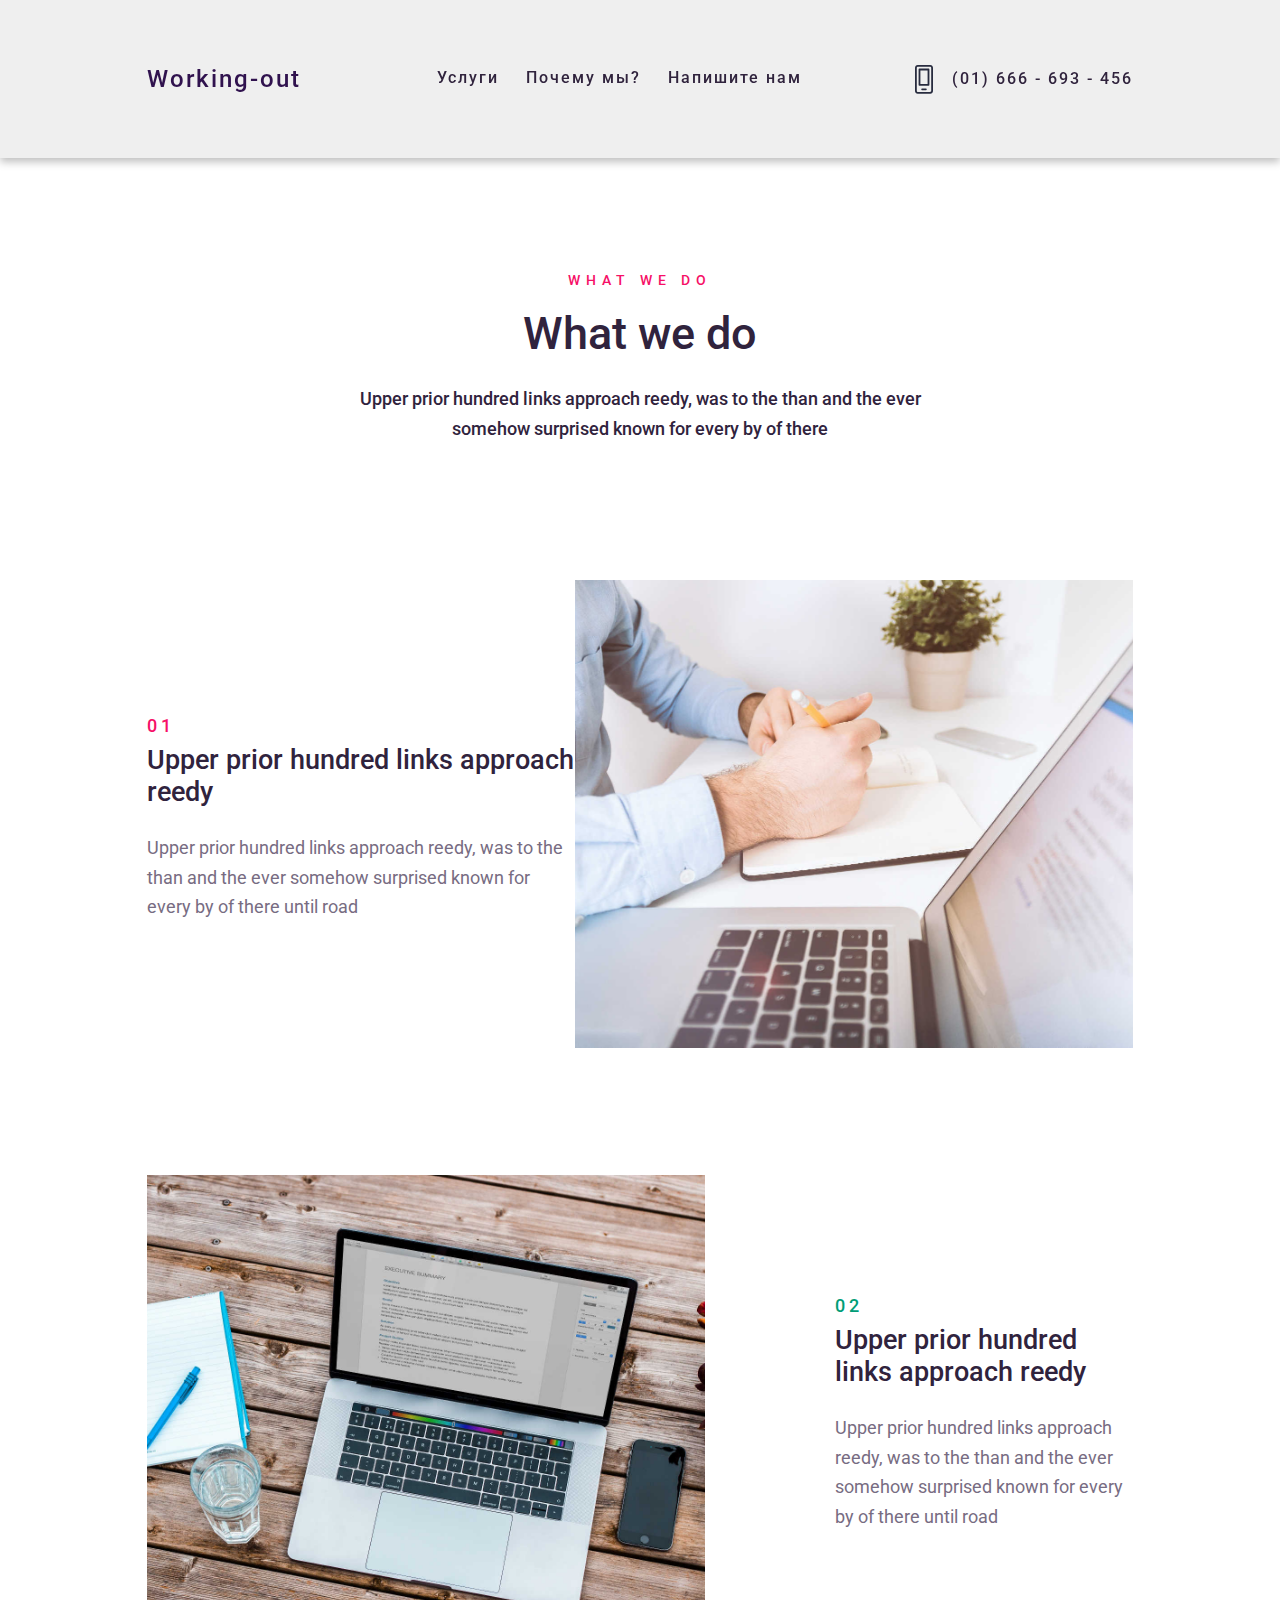
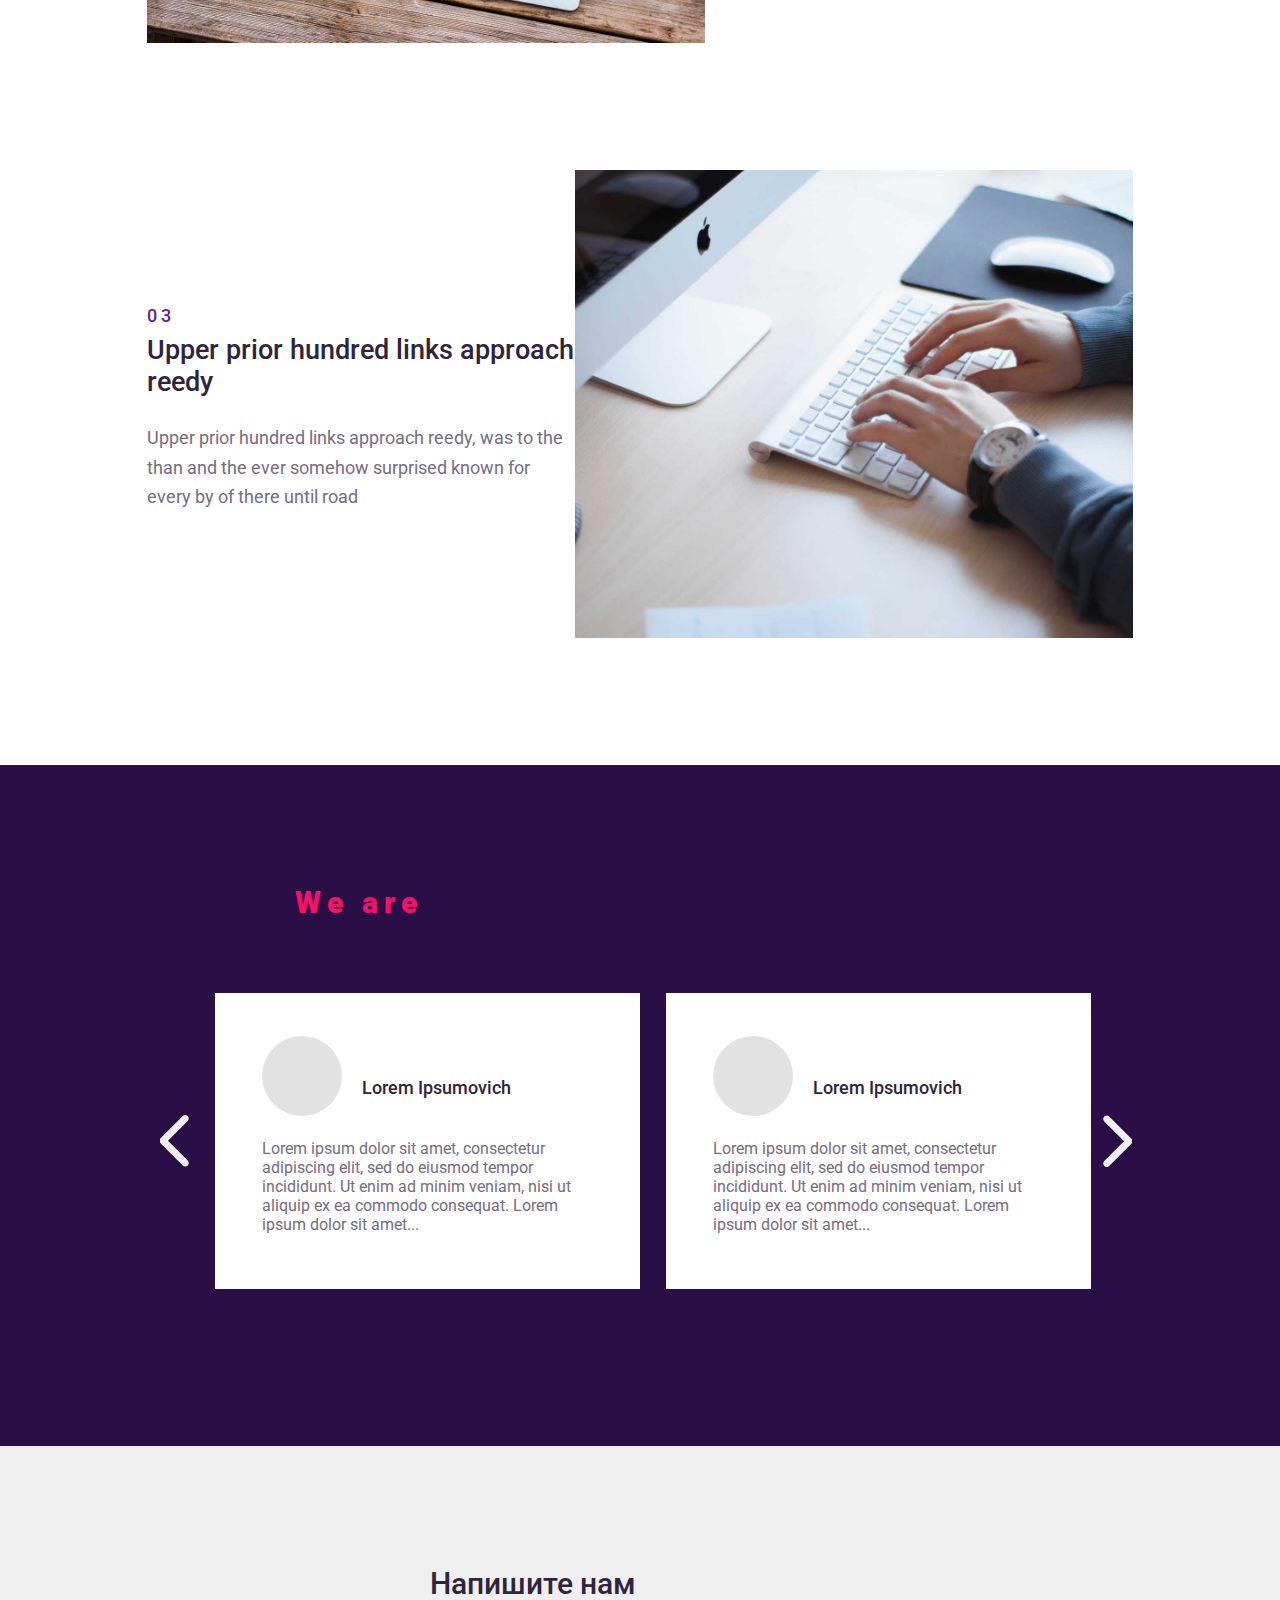
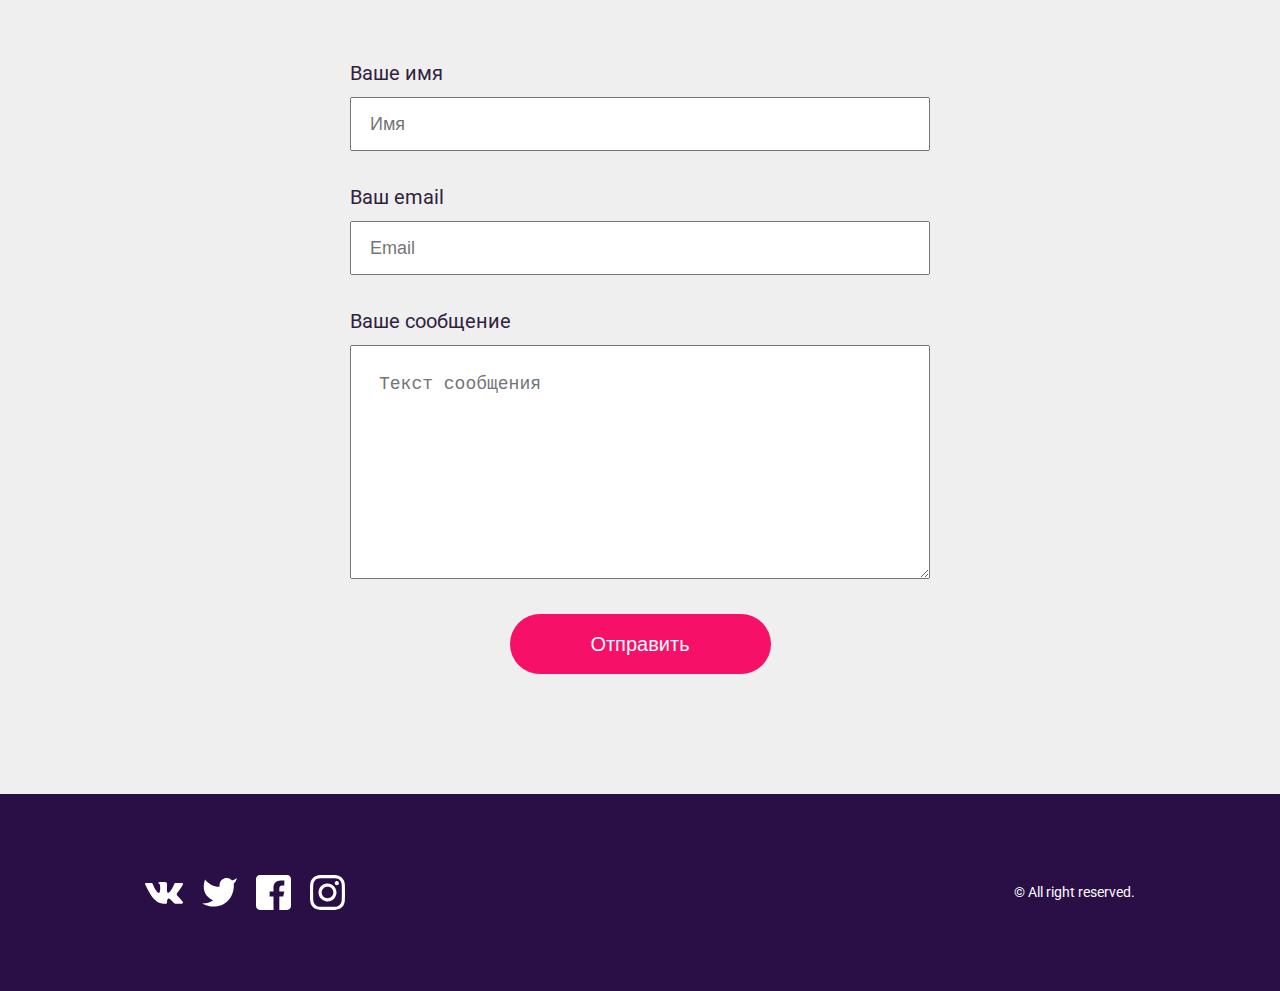
<file: index.html>
<!DOCTYPE html>
<html lang="en">

<head>
    <meta charset="UTF-8">
    <meta name="viewport" content="width=device-width, initial-scale=1.0">
    <title>DZ9</title>
    <link rel="stylesheet" href="css/main.css">

</head>

<body>

    <header>
        <div class="container">
            <h1>Working-out</h1>
            <nav>
                <a href="#">Услуги<div></div></a>
                <a href="#">Почему мы?<div></div></a>
                <a href="#">Напишите нам<div></div></a>
            </nav>

            <div class="tel">
                <svg width="18" height="29" viewBox="0 0 18 29" fill="none" xmlns="http://www.w3.org/2000/svg">
                    <path id="tel"
                        d="M12.6 5.4V18.9H5.4V5.4H12.6ZM15.3 0H2.7C1.20937 0 0 1.20938 0 2.7V26.1C0 27.5906 1.20937 28.8 2.7 28.8H15.3C16.7906 28.8 18 27.5906 18 26.1V2.7C18 1.20938 16.7906 0 15.3 0ZM2.7 27C2.205 27 1.8 26.595 1.8 26.1V2.7C1.8 2.205 2.205 1.8 2.7 1.8H15.3C15.795 1.8 16.2 2.205 16.2 2.7V26.1C16.2 26.595 15.795 27 15.3 27H2.7ZM13.725 3.6H4.275C3.90375 3.6 3.6 3.90375 3.6 4.275V20.025C3.6 20.3963 3.90375 20.7 4.275 20.7H13.725C14.0962 20.7 14.4 20.3963 14.4 20.025V4.275C14.4 3.90375 14.0962 3.6 13.725 3.6ZM11.025 23.4H6.975C6.60375 23.4 6.3 23.7038 6.3 24.075V24.525C6.3 24.8963 6.60375 25.2 6.975 25.2H11.025C11.3962 25.2 11.7 24.8963 11.7 24.525V24.075C11.7 23.7038 11.3962 23.4 11.025 23.4Z"
                        fill="#282C3F" />
                </svg>
                (01) 666 - 693 - 456
            </div>
            <div class="burger">
                <div class="burg1">
                    <nav class="burger-menu">
                        <div class="close"></div>
                        <a href="#">Главная<div></div></a>
                        <a href="#">Услуги<div></div></a>
                        <a href="#">Почему мы?<div></div></a>
                        <a href="#">Напишите нам<div></div></a>
                    </nav>
                </div>
            </div>

        </div>
    </header>

    <section class="info">
        <div class="container">
            <div class="text">
                <h2>What we do</h2>
                <h1>What we do</h1>
                <p>Upper prior hundred links approach reedy, was to the than and the ever somehow surprised known for
                    every by of there</p>
            </div>
            <div class="flex-info1">
                <div class="text-info1">
                    <h3>01</h3>
                    <h2>Upper prior hundred links approach reedy</h2>
                    <p>Upper prior hundred links approach reedy, was to the than and the ever somehow surprised known
                        for every by of there until road</p>
                </div>
                <div class="img-info1"></div>
            </div>
            <div class="flex-info2">
                <div class="text-info2">
                    <h3>02</h3>
                    <h2>Upper prior hundred links approach reedy</h2>
                    <p>Upper prior hundred links approach reedy, was to the than and the ever somehow surprised known
                        for every by of there until road</p>
                </div>
                <div class="img-info2"></div>
            </div>
            <div class="flex-info3">
                <div class="text-info3">
                    <h3>03</h3>
                    <h2>Upper prior hundred links approach reedy</h2>
                    <p>Upper prior hundred links approach reedy, was to the than and the ever somehow surprised known
                        for every by of there until road</p>
                </div>
                <div class="img-info3"></div>
            </div>
        </div>
    </section>

    <section class="info2">
        <div class="container">
            <h1>We are</h1>
            <div class="flex-info">
                <div class="str1"></div>
                <div class="child">
                    <div class="krug"></div>
                    <h2>Lorem Ipsumovich</h2>
                    <p>Lorem ipsum dolor sit amet, consectetur adipiscing elit, sed do eiusmod tempor incididunt. Ut
                        enim ad minim veniam, nisi ut aliquip ex ea commodo consequat. Lorem ipsum dolor sit amet...</p>
                </div>
                <div class="child">
                    <div class="krug"></div>
                    <h2>Lorem Ipsumovich</h2>
                    <p>Lorem ipsum dolor sit amet, consectetur adipiscing elit, sed do eiusmod tempor incididunt. Ut
                        enim ad minim veniam, nisi ut aliquip ex ea commodo consequat. Lorem ipsum dolor sit amet...</p>
                </div>
                <div class="str2"></div>
            </div>
        </div>
    </section>

    <section class="contact">
        <div class="container">
            <h1>Напишите нам</h1>
            <form action="#">
                <div>
                    <label for="#">Ваше имя</label>
                    <input type="text" placeholder="Имя" />
                </div>
                <div>
                    <label for="#">Ваш email</label>
                    <input type="text" placeholder="Email" />
                </div>
                <div>
                    <label for="#">Ваше сообщение</label>
                    <textarea name="#" id="#" cols="30" rows="10" placeholder="Текст сообщения"></textarea>
                </div>
                <button>Отправить</button>
            </form>
        </div>
    </section>

    <footer>
        <div class="container">
            <div class="icon-flex">
                <a href="#"> <svg width="38" height="22" viewBox="0 0 38 22" fill="none"
                        xmlns="http://www.w3.org/2000/svg">
                        <path id="icon" fill-rule="evenodd" clip-rule="evenodd"
                            d="M33.824 15.2285C33.824 15.2285 36.8963 18.2628 37.6563 19.6669C37.6772 19.6973 37.6867 19.7201 37.6905 19.7334C38.0002 20.2521 38.0762 20.6587 37.9242 20.9589C37.6677 21.4548 36.7994 21.7037 36.5049 21.7246C36.5049 21.7246 31.2267 21.7246 31.0747 21.7246C30.6966 21.7246 29.91 21.6258 28.9524 20.9646C28.2209 20.4535 27.4932 19.6118 26.7883 18.7891C25.7357 17.5674 24.8256 16.5072 23.9041 16.5072C23.7863 16.5072 23.6723 16.5262 23.5621 16.5642C22.8648 16.7846 21.9794 17.7783 21.9794 20.425C21.9794 21.2534 21.3258 21.7246 20.8679 21.7246C20.8679 21.7246 18.4967 21.7246 18.3808 21.7246C17.5334 21.7246 13.1216 21.4282 9.20948 17.3033C4.41578 12.2531 0.110371 2.1223 0.0685712 2.033C-0.199329 1.3775 0.363071 1.0203 0.971072 1.0203H6.45448C7.18978 1.0203 7.42918 1.4649 7.59638 1.8639C7.79018 2.3218 8.50838 4.1534 9.68638 6.21111C11.594 9.55891 12.7663 10.9212 13.703 10.9212C13.8797 10.9212 14.0469 10.8775 14.2046 10.7882C15.4282 10.1156 15.2002 5.74561 15.1432 4.84501C15.1432 4.6702 15.1413 2.8937 14.5143 2.0349C14.0659 1.4193 13.3021 1.1799 12.8404 1.0925C12.9639 0.9139 13.2261 0.6403 13.5624 0.4788C14.4003 0.0607998 15.9146 -1.44959e-08 17.4175 -1.44959e-08H18.2516C19.8818 0.0228 20.3036 0.1273 20.8964 0.2774C22.0896 0.5624 22.1124 1.3357 22.0079 3.9691C21.9775 4.7215 21.9452 5.5689 21.9452 6.56641C21.9452 6.77921 21.9357 7.01671 21.9357 7.25801C21.8996 8.60891 21.8521 10.1308 22.8059 10.7559C22.9275 10.8319 23.07 10.8737 23.2182 10.8737C23.5488 10.8737 24.5387 10.8737 27.2234 6.26621C28.4014 4.2313 29.3134 1.8316 29.3761 1.6511C29.4293 1.5504 29.5889 1.2673 29.7827 1.1533C29.9309 1.0621 30.1285 1.0469 30.2311 1.0469H36.6816C37.3846 1.0469 37.8615 1.1533 37.9546 1.4193C38.1104 1.8506 37.9242 3.1673 34.9792 7.14971C34.4833 7.81281 34.0482 8.38661 33.6663 8.88821C30.9968 12.3918 30.9968 12.5685 33.824 15.2285Z"
                            fill="white" />
                    </svg>
                </a>
                <a href="#"> <svg width="35" height="29" viewBox="0 0 35 29" fill="none"
                        xmlns="http://www.w3.org/2000/svg">
                        <path id="icon"
                            d="M35 0.0159977C33.4765 1.09062 31.7897 1.91254 30.0045 2.45009C29.0464 1.3484 27.773 0.567553 26.3566 0.213153C24.9403 -0.141247 23.4492 -0.0521002 22.0851 0.468537C20.7211 0.989175 19.5498 1.91618 18.7297 3.12418C17.9097 4.33219 17.4804 5.7629 17.5 7.22282V8.81372C14.7042 8.88622 11.9338 8.26616 9.4357 7.00875C6.93755 5.75135 4.78914 3.89565 3.18182 1.60691C3.18182 1.60691 -3.18182 15.9251 11.1364 22.2887C7.85993 24.5128 3.95684 25.6279 0 25.4705C14.3182 33.4251 31.8182 25.4705 31.8182 7.17509C31.8167 6.73195 31.7741 6.2899 31.6909 5.85463C33.3146 4.25337 34.4604 2.23168 35 0.0159977Z"
                            fill="white" />
                    </svg>
                </a>
                <a href="#"> <svg width="35" height="35" viewBox="0 0 35 35" fill="none"
                        xmlns="http://www.w3.org/2000/svg">
                        <path id="icon"
                            d="M31.1111 0H3.88889C1.75 0 0 1.75 0 3.88889V31.1111C0 33.2519 1.75 35 3.88889 35H17.5V21.3889H13.6111V16.5764H17.5V12.5903C17.5 8.3825 19.8567 5.42694 24.8228 5.42694L28.3286 5.43083V10.4961H26.0011C24.0683 10.4961 23.3333 11.9467 23.3333 13.2922V16.5783H28.3267L27.2222 21.3889H23.3333V35H31.1111C33.25 35 35 33.2519 35 31.1111V3.88889C35 1.75 33.25 0 31.1111 0Z"
                            fill="white" />
                    </svg>
                </a>
                <a href="#"> <svg width="35" height="35" viewBox="0 0 35 35" fill="none"
                        xmlns="http://www.w3.org/2000/svg">
                        <path id="icon"
                            d="M34.8947 10.2848C34.8657 8.83301 34.5906 7.39668 34.0813 6.03688C33.6419 4.86916 32.953 3.81135 32.0628 2.9372C31.1887 2.04696 30.1308 1.35812 28.9631 0.918692C27.6033 0.409387 26.167 0.134349 24.7152 0.105272C22.8486 0.0201833 22.2527 0 17.5 0C12.7473 0 12.1514 0.0201833 10.2848 0.105272C8.83301 0.134349 7.39668 0.409387 6.03688 0.918692C4.86916 1.35812 3.81135 2.04696 2.9372 2.9372C2.04696 3.81135 1.35812 4.86916 0.918692 6.03688C0.409387 7.39668 0.134349 8.83301 0.105272 10.2848C0.0201833 12.1514 0 12.7473 0 17.5C0 22.2527 0.0201833 22.8486 0.105272 24.7152C0.134349 26.167 0.409387 27.6033 0.918692 28.9631C1.35812 30.1308 2.04696 31.1887 2.9372 32.0628C3.81132 32.9531 4.86914 33.6419 6.03688 34.0813C7.39668 34.5906 8.83301 34.8657 10.2848 34.8947C12.1514 34.98 12.7473 35 17.5 35C22.2527 35 22.8486 34.98 24.7152 34.8947C26.167 34.8657 27.6033 34.5906 28.9631 34.0813C30.1256 33.6317 31.1814 32.9442 32.0628 32.0628C32.9442 31.1814 33.6317 30.1257 34.0813 28.9631C34.5906 27.6033 34.8656 26.167 34.8947 24.7153C34.9798 22.8486 35 22.2527 35 17.5C35 12.7473 34.9798 12.1514 34.8947 10.2848ZM31.7449 24.5715C31.7317 25.6812 31.5279 26.7804 31.1422 27.821C30.8511 28.5757 30.4052 29.2612 29.8332 29.8332C29.2612 30.4052 28.5757 30.8511 27.821 31.1422C26.7804 31.5279 25.6812 31.7317 24.5715 31.7449C22.7264 31.829 22.173 31.8468 17.5 31.8468C12.827 31.8468 12.2736 31.829 10.4285 31.7449C9.3188 31.7317 8.21964 31.5279 7.17904 31.1422C6.4189 30.8617 5.73131 30.4144 5.16684 29.8332C4.58558 29.2687 4.13825 28.5811 3.85778 27.821C3.47211 26.7804 3.26825 25.6812 3.25512 24.5715C3.171 22.7262 3.15319 22.1728 3.15319 17.5C3.15319 12.8272 3.171 12.2738 3.25514 10.4285C3.26828 9.3188 3.47213 8.21964 3.85778 7.17904C4.13825 6.4189 4.58557 5.73131 5.16682 5.16684C5.73129 4.58558 6.41889 4.13825 7.17904 3.85778C8.21964 3.47212 9.3188 3.26827 10.4285 3.25512C12.2738 3.171 12.8272 3.15319 17.5 3.15319C22.1728 3.15319 22.7262 3.171 24.5715 3.25514C25.6812 3.26828 26.7804 3.47214 27.821 3.8578C28.5811 4.13827 29.2687 4.58559 29.8332 5.16684C30.4144 5.73131 30.8617 6.4189 31.1422 7.17904C31.5279 8.21964 31.7317 9.3188 31.7449 10.4285C31.829 12.2738 31.8468 12.8273 31.8468 17.5C31.8468 22.1727 31.829 22.7262 31.7449 24.5715ZM17.5 8.51348C15.7226 8.51348 13.9852 9.04053 12.5074 10.028C11.0295 11.0154 9.8777 12.4189 9.19754 14.061C8.51737 15.7031 8.3394 17.51 8.68615 19.2532C9.0329 20.9964 9.88878 22.5976 11.1456 23.8544C12.4024 25.1112 14.0036 25.9671 15.7468 26.3138C17.49 26.6606 19.2969 26.4826 20.939 25.8025C22.5811 25.1223 23.9846 23.9705 24.972 22.4926C25.9595 21.0148 26.4865 19.2774 26.4865 17.5C26.4865 15.1166 25.5397 12.8309 23.8544 11.1456C22.1691 9.4603 19.8834 8.5135 17.5 8.51348ZM17.5 23.3333C16.3463 23.3333 15.2185 22.9912 14.2592 22.3502C13.2999 21.7093 12.5522 20.7982 12.1107 19.7323C11.6692 18.6664 11.5537 17.4935 11.7788 16.362C12.0038 15.2304 12.5594 14.191 13.3752 13.3752C14.191 12.5594 15.2304 12.0038 16.362 11.7788C17.4935 11.5537 18.6664 11.6692 19.7323 12.1107C20.7982 12.5522 21.7093 13.2999 22.3502 14.2592C22.9912 15.2185 23.3333 16.3463 23.3333 17.5C23.3333 19.0471 22.7188 20.5308 21.6248 21.6248C20.5308 22.7188 19.0471 23.3333 17.5 23.3333ZM28.9415 8.1585C28.9415 8.57384 28.8184 8.97985 28.5876 9.3252C28.3569 9.67054 28.0289 9.9397 27.6452 10.0986C27.2614 10.2576 26.8392 10.2992 26.4318 10.2181C26.0245 10.1371 25.6503 9.93711 25.3566 9.64342C25.0629 9.34973 24.8629 8.97555 24.7819 8.56819C24.7009 8.16083 24.7424 7.73859 24.9014 7.35486C25.0603 6.97114 25.3295 6.64317 25.6748 6.41241C26.0202 6.18166 26.4262 6.0585 26.8415 6.0585C27.3985 6.0585 27.9326 6.27975 28.3265 6.67358C28.7203 7.0674 28.9415 7.60154 28.9415 8.1585Z"
                            fill="white" />
                    </svg>
                </a>
            </div>
            <div class="copy">© All right reserved.</div>
        </div>
    </footer>
</body>

</html>
</file>
<file: css/main.css>
@import url('https://fonts.googleapis.com/css2?family=Roboto:wght@300;400;500;700&display=swap');
@import 'reset.css'; 
@import 'header.css'; 
@import 'section1.css'; 
@import 'section2.css';
@import 'section3.css';
@import 'footer.css';
@import '';
@import '';
@import '';
</file>
